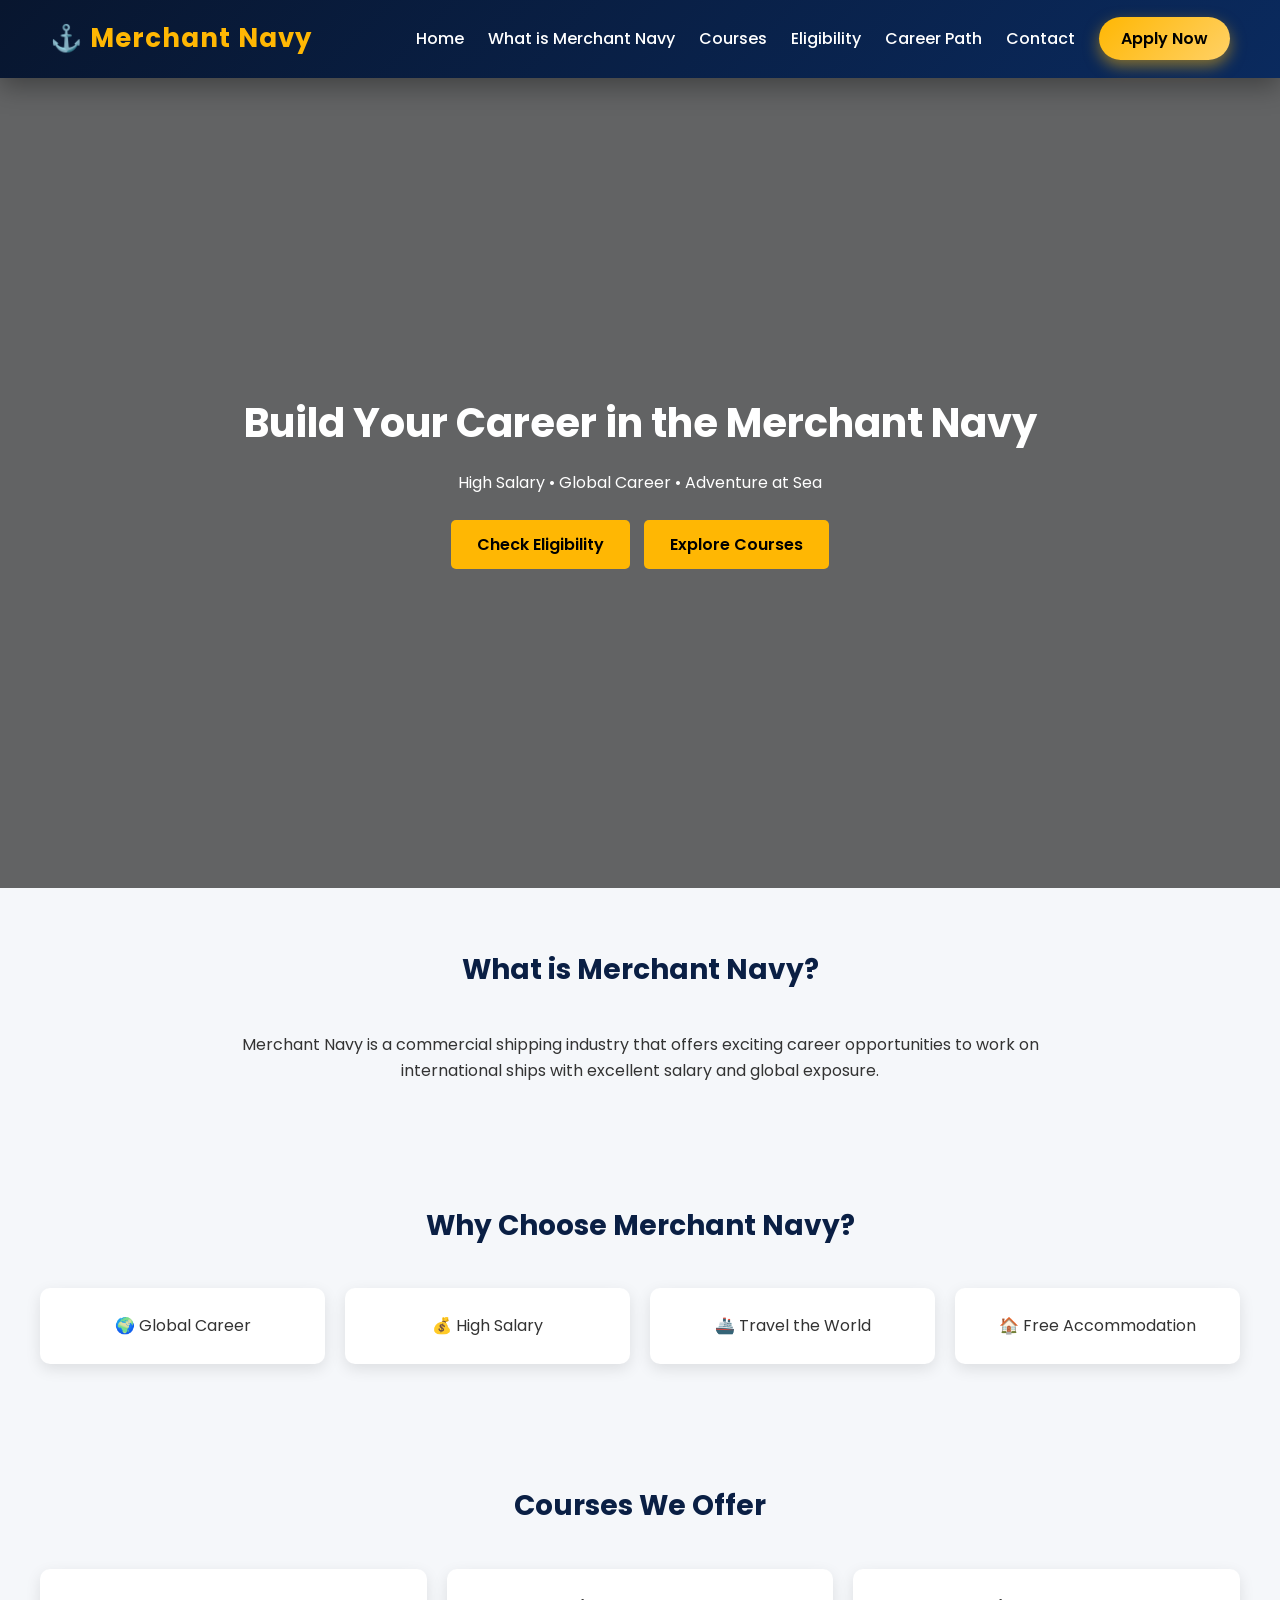
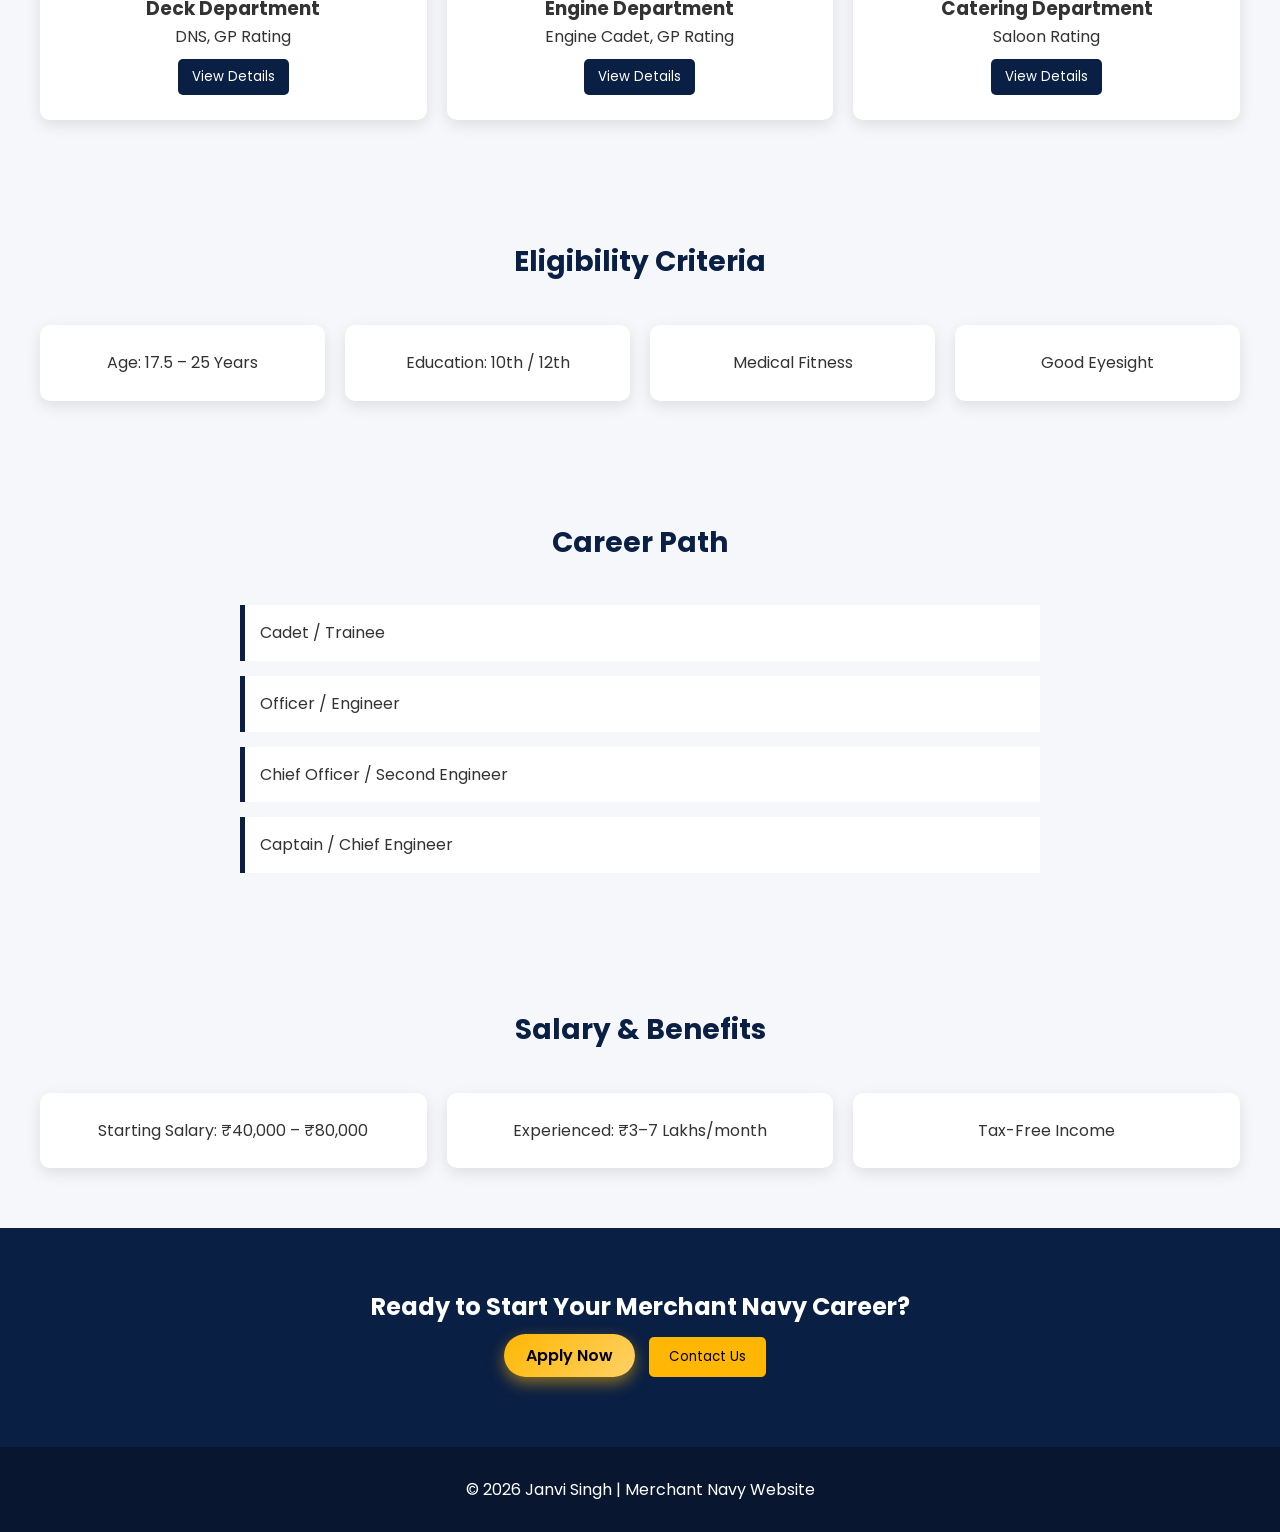
<file: index.html>
<!DOCTYPE html>
<html lang="en">
<head>
  <meta charset="UTF-8">
  <meta name="viewport" content="width=device-width, initial-scale=1.0">
  <title>Merchant Navy Career</title>

  <!-- CSS LINK -->
  <link rel="stylesheet" href="style.css">

  <!-- Google Font -->
  <link href="https://fonts.googleapis.com/css2?family=Poppins:wght@300;400;600&display=swap" rel="stylesheet">
</head>

<body>

<!-- HEADER -->
<header>
<h1>⚓ Merchant Navy</h1>
  <nav>
    <a href="index.html">Home</a>
    <a href="about.html">What is Merchant Navy</a>
    <a href="courses.html">Courses</a>
    <a href="eligibility.html">Eligibility</a>
    <a href="career.html">Career Path</a>
    <a href="contact.html">Contact</a>
    <a href="apply.html" class="apply-btn">Apply Now</a>
  </nav>
</header>

<!-- HERO -->
<section class="hero">
  <div class="hero-content">
    <h2>Build Your Career in the Merchant Navy</h2>
    <p>High Salary • Global Career • Adventure at Sea</p>
<button onclick="window.open('eligibility.html','_self')">
  Check Eligibility
</button>
    <a href="courses.html">
  <button>Explore Courses</button>
</a>
  </div>
</section>

<!-- WHAT IS MERCHANT NAVY -->
<section>
  <h2 class="section-title">What is Merchant Navy?</h2>
  <p class="center-text">
    Merchant Navy is a commercial shipping industry that offers exciting
    career opportunities to work on international ships with excellent salary
    and global exposure.
  </p>
</section>

<!-- WHY CHOOSE -->
<section>
  <h2 class="section-title">Why Choose Merchant Navy?</h2>
  <div class="cards">
    <div class="card">🌍 Global Career</div>
    <div class="card">💰 High Salary</div>
    <div class="card">🚢 Travel the World</div>
    <div class="card">🏠 Free Accommodation</div>
  </div>
</section>

<!-- COURSES -->
<section>
  <h2 class="section-title">Courses We Offer</h2>
  <div class="cards">

    <div class="card">
      <h3>Deck Department</h3>
      <p>DNS, GP Rating</p>
      <a href="course-details.html#deck">
        <button>View Details</button>
      </a>
    </div>

    <div class="card">
      <h3>Engine Department</h3>
      <p>Engine Cadet, GP Rating</p>
      <a href="course-details.html#engine">
        <button>View Details</button>
      </a>
    </div>

    <div class="card">
      <h3>Catering Department</h3>
      <p>Saloon Rating</p>
      <a href="course-details.html#catering">
        <button>View Details</button>
      </a>
    </div>

  </div>
</section>

<!-- ELIGIBILITY -->
<section>
  <h2 class="section-title">Eligibility Criteria</h2>
  <div class="cards">
    <div class="card">Age: 17.5 – 25 Years</div>
    <div class="card">Education: 10th / 12th</div>
    <div class="card">Medical Fitness</div>
    <div class="card">Good Eyesight</div>
  </div>
</section>

<!-- CAREER PATH -->
<section>
  <h2 class="section-title">Career Path</h2>
  <div class="timeline">
    <div>Cadet / Trainee</div>
    <div>Officer / Engineer</div>
    <div>Chief Officer / Second Engineer</div>
    <div>Captain / Chief Engineer</div>
  </div>
</section>

<!-- SALARY -->
<section>
  <h2 class="section-title">Salary & Benefits</h2>
  <div class="cards">
    <div class="card">Starting Salary: ₹40,000 – ₹80,000</div>
    <div class="card">Experienced: ₹3–7 Lakhs/month</div>
    <div class="card">Tax-Free Income</div>
  </div>
</section>

<!-- CTA -->
<section class="cta">
  <h2>Ready to Start Your Merchant Navy Career?</h2>
     <a href="apply.html" class="apply-btn">Apply Now</a>
  <a href="contact.html"><button>Contact Us</button></a>
</section>

<!-- FOOTER -->
<footer class="footer">
  <p>© 2026 Janvi Singh | Merchant Navy Website</p>

  
  </div>
</footer>

</body>
</html>
</file>
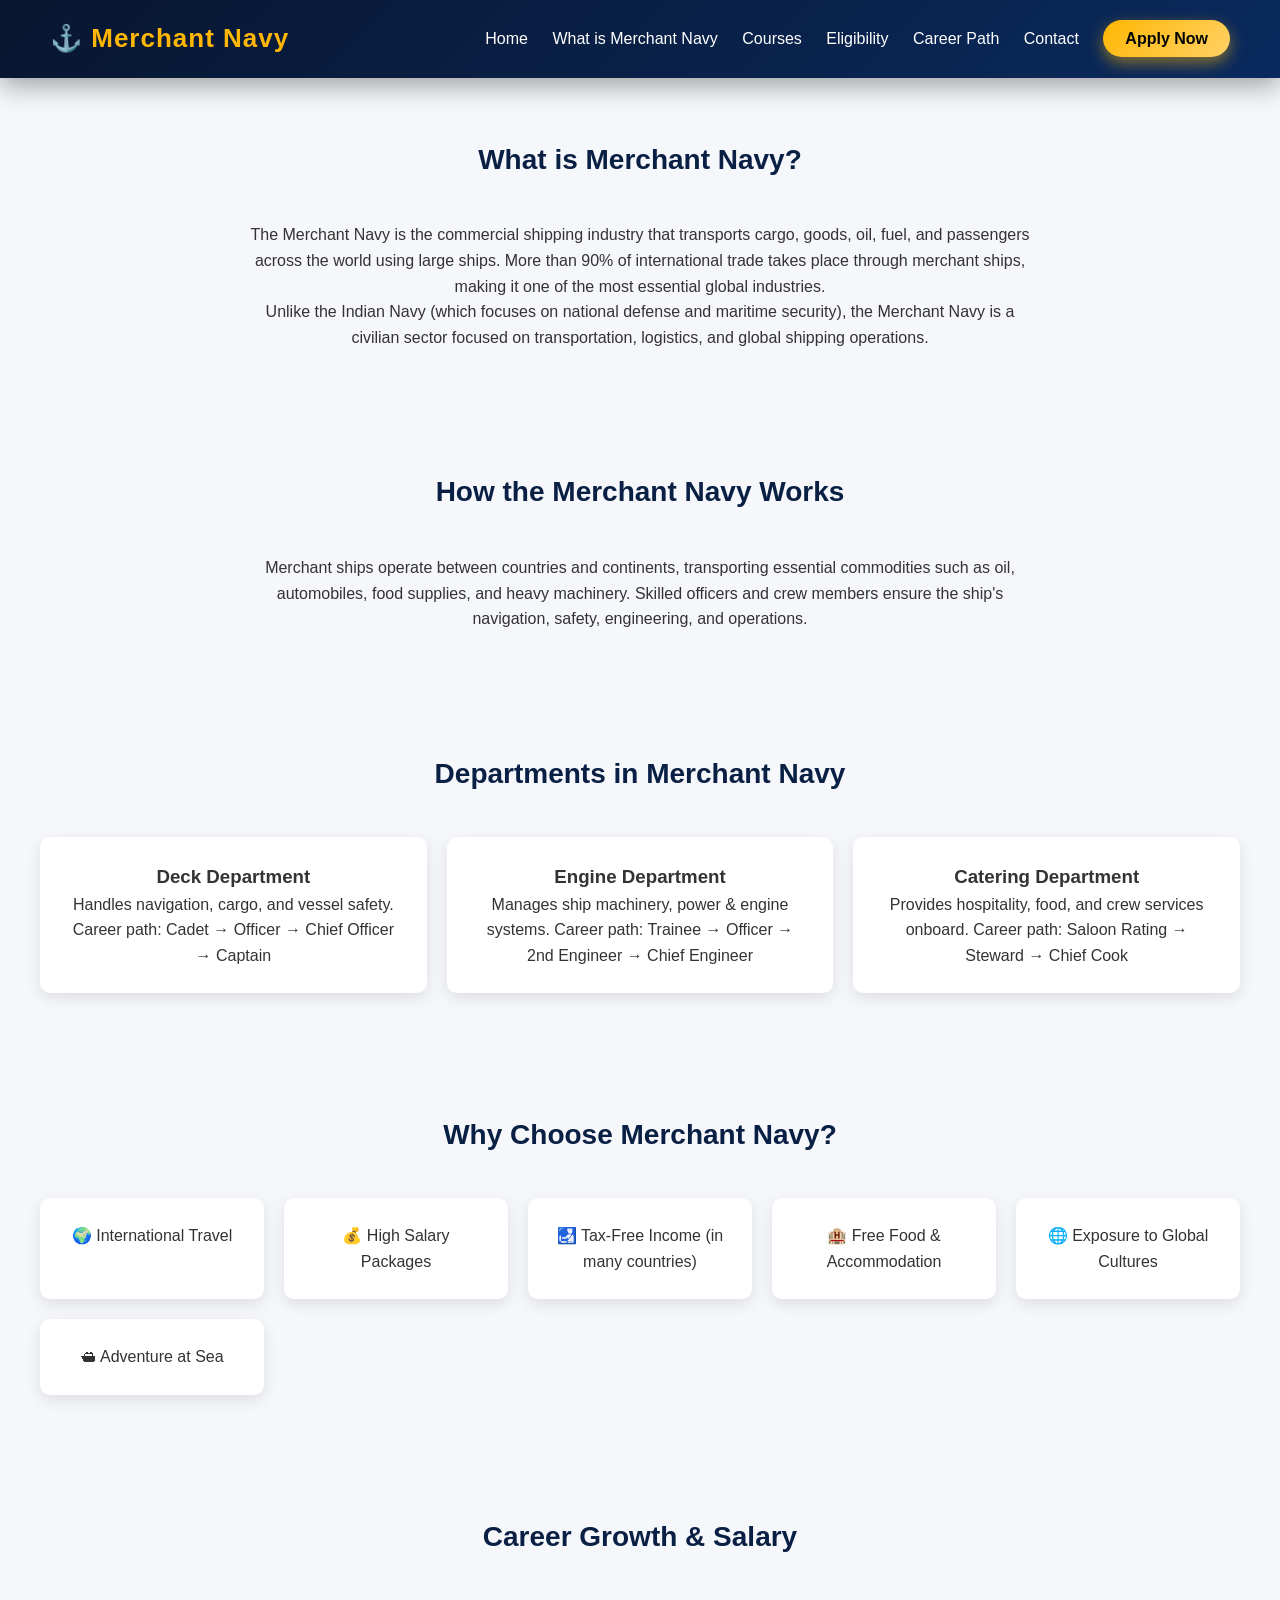
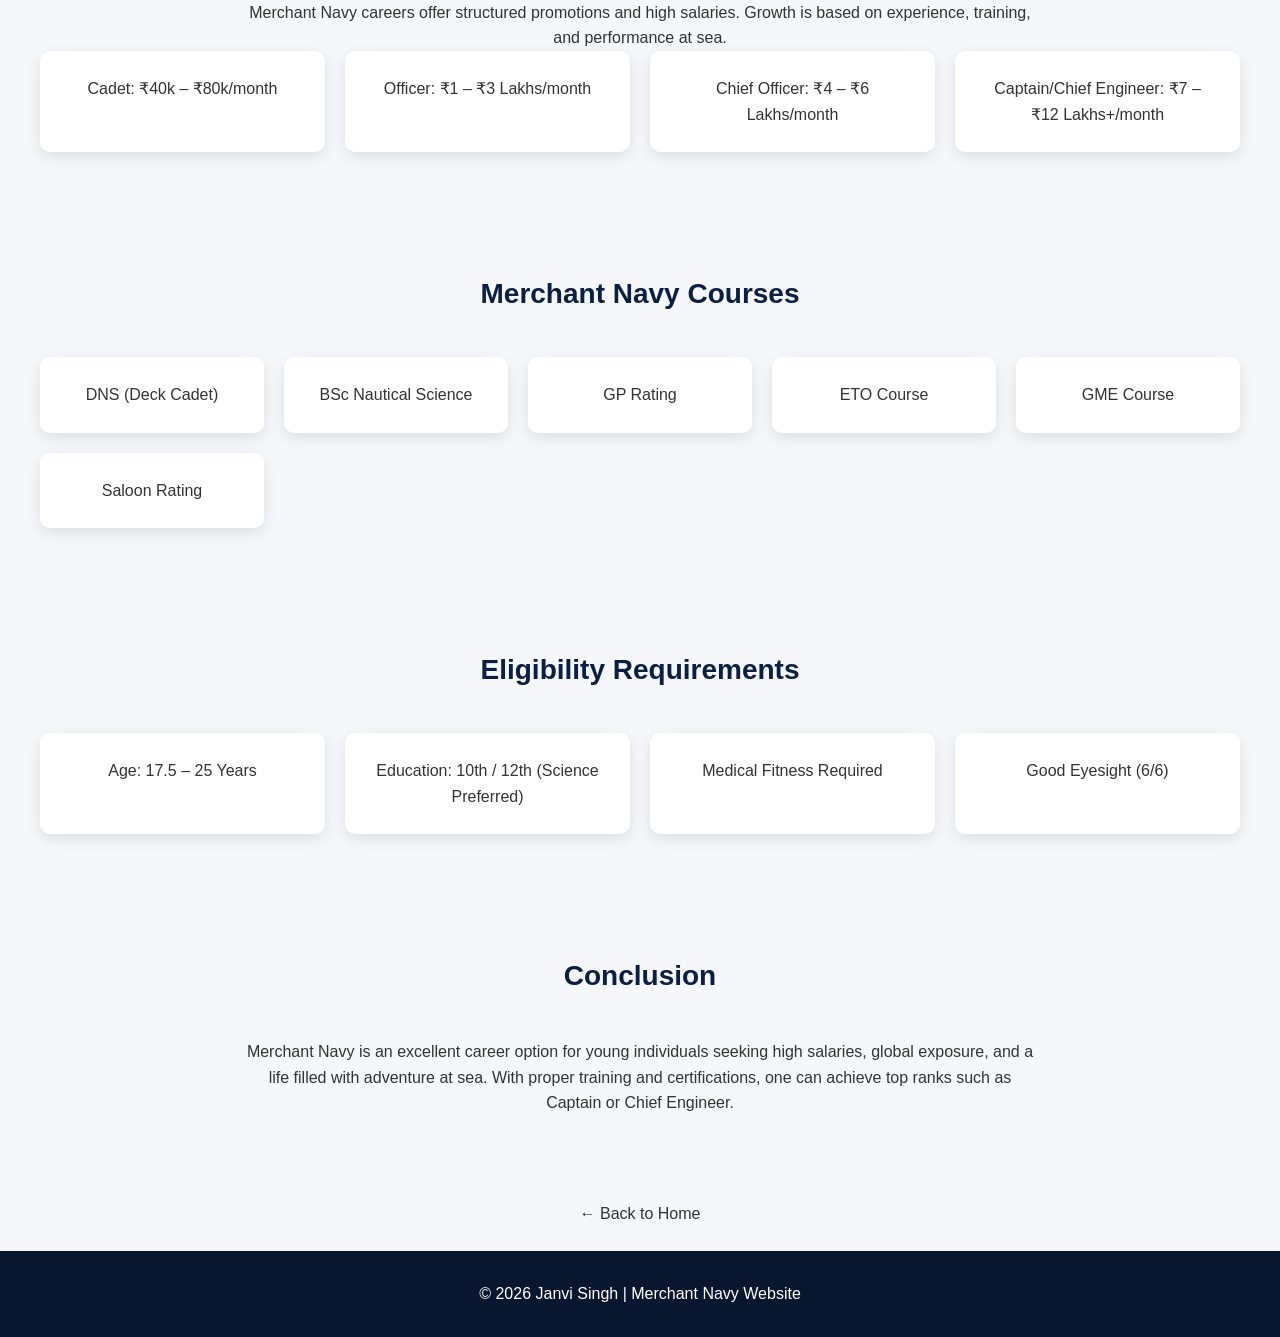
<file: about.html>
<!DOCTYPE html>
<html lang="en">
<head>
  <meta charset="UTF-8">
  <meta name="viewport" content="width=device-width, initial-scale=1.0">
  <title>What is Merchant Navy?</title>
  <link rel="stylesheet" href="style.css">
</head>

<body>

<!-- HEADER -->
<header>
  <h1>⚓ Merchant Navy</h1>
  <nav>
    <a href="index.html">Home</a>
    <a href="about.html">What is Merchant Navy</a>
    <a href="courses.html">Courses</a>
    <a href="eligibility.html">Eligibility</a>
    <a href="career.html">Career Path</a>
    <a href="contact.html">Contact</a>
    <a href="apply.html" class="apply-btn">Apply Now</a>
  </nav>
</header>

<!-- ABOUT SECTION -->
<section id="what-is-merchant-navy">
  <h2 class="section-title">What is Merchant Navy?</h2>
  <p class="center-text">
    The Merchant Navy is the commercial shipping industry that transports cargo, goods, oil, fuel,
    and passengers across the world using large ships. More than 90% of international trade takes place
    through merchant ships, making it one of the most essential global industries.
  </p>

  <p class="center-text">
    Unlike the Indian Navy (which focuses on national defense and maritime security), the Merchant Navy
    is a civilian sector focused on transportation, logistics, and global shipping operations.
  </p>
</section>

<section>
  <h2 class="section-title">How the Merchant Navy Works</h2>
  <p class="center-text">
    Merchant ships operate between countries and continents, transporting essential commodities such as oil,
    automobiles, food supplies, and heavy machinery. Skilled officers and crew members ensure the ship's
    navigation, safety, engineering, and operations.
  </p>
</section>

<section>
  <h2 class="section-title">Departments in Merchant Navy</h2>
  <div class="cards">
    <div class="card">
      <h3>Deck Department</h3>
      <p>Handles navigation, cargo, and vessel safety. Career path: Cadet → Officer → Chief Officer → Captain</p>
    </div>

    <div class="card">
      <h3>Engine Department</h3>
      <p>Manages ship machinery, power & engine systems. Career path: Trainee → Officer → 2nd Engineer → Chief Engineer</p>
    </div>

    <div class="card">
      <h3>Catering Department</h3>
      <p>Provides hospitality, food, and crew services onboard. Career path: Saloon Rating → Steward → Chief Cook</p>
    </div>
  </div>
</section>

<section>
  <h2 class="section-title">Why Choose Merchant Navy?</h2>
  <div class="cards">
    <div class="card">🌍 International Travel</div>
    <div class="card">💰 High Salary Packages</div>
    <div class="card">🛃 Tax-Free Income (in many countries)</div>
    <div class="card">🏨 Free Food & Accommodation</div>
    <div class="card">🌐 Exposure to Global Cultures</div>
    <div class="card">🛳 Adventure at Sea</div>
  </div>
</section>

<section>
  <h2 class="section-title">Career Growth & Salary</h2>
  <p class="center-text">
    Merchant Navy careers offer structured promotions and high salaries. Growth is based on experience,
    training, and performance at sea.
  </p>
  <div class="cards">
    <div class="card">Cadet: ₹40k – ₹80k/month</div>
    <div class="card">Officer: ₹1 – ₹3 Lakhs/month</div>
    <div class="card">Chief Officer: ₹4 – ₹6 Lakhs/month</div>
    <div class="card">Captain/Chief Engineer: ₹7 – ₹12 Lakhs+/month</div>
  </div>
</section>

<section>
  <h2 class="section-title">Merchant Navy Courses</h2>
  <div class="cards">
    <div class="card">DNS (Deck Cadet)</div>
    <div class="card">BSc Nautical Science</div>
    <div class="card">GP Rating</div>
    <div class="card">ETO Course</div>
    <div class="card">GME Course</div>
    <div class="card">Saloon Rating</div>
  </div>
</section>

<section>
  <h2 class="section-title">Eligibility Requirements</h2>
  <div class="cards">
    <div class="card">Age: 17.5 – 25 Years</div>
    <div class="card">Education: 10th / 12th (Science Preferred)</div>
    <div class="card">Medical Fitness Required</div>
    <div class="card">Good Eyesight (6/6)</div>
  </div>
</section>

<section>
  <h2 class="section-title">Conclusion</h2>
  <p class="center-text">
    Merchant Navy is an excellent career option for young individuals seeking high salaries, global exposure,
    and a life filled with adventure at sea. With proper training and certifications, one can achieve top ranks
    such as Captain or Chief Engineer.
  </p>
</section>

<a href="index.html" style="display:block;text-align:center;margin:25px 0;">← Back to Home</a>

<footer class="footer">
  <p>© 2026 Janvi Singh | Merchant Navy Website</p>
</footer>

</body>
</html>
</file>
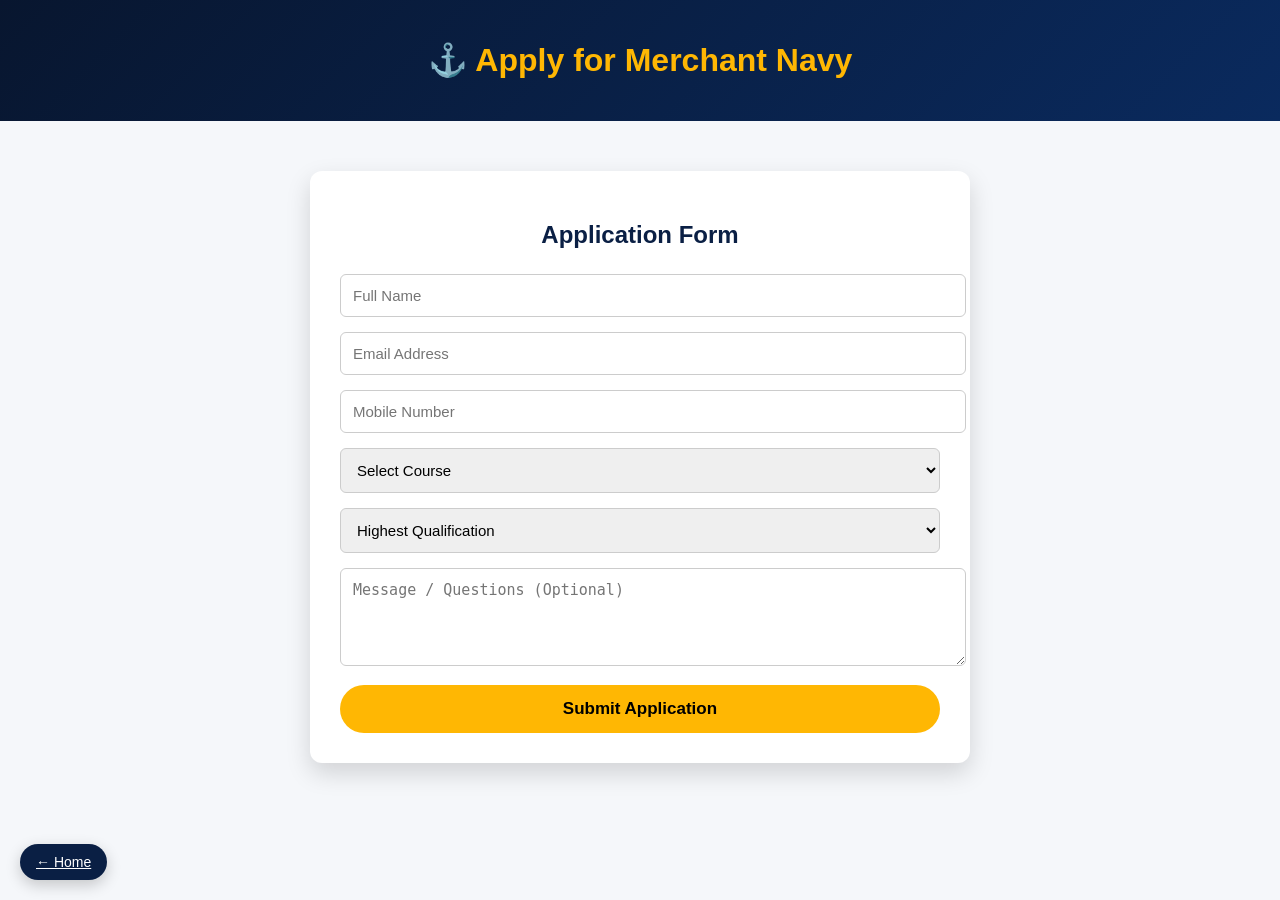
<file: apply.html>
<!DOCTYPE html>
<html lang="en">
<head>
<meta charset="UTF-8">
<meta name="viewport" content="width=device-width, initial-scale=1.0">
<title>Apply Now | Merchant Navy</title>

<style>
body {
  margin: 0;
  font-family: Poppins, sans-serif;
  background: #f5f7fa;
}

header {
  background: linear-gradient(135deg, #08162f, #0a2a5e);
  padding: 20px;
  color: #ffb703;
  text-align: center;
}

form {
  background: white;
  max-width: 600px;
  margin: 50px auto;
  padding: 30px;
  border-radius: 12px;
  box-shadow: 0 10px 25px rgba(0,0,0,0.15);
}

h2 {
  text-align: center;
  color: #0a1f44;
  margin-bottom: 25px;
}

input, select, textarea {
  width: 100%;
  padding: 12px;
  margin-bottom: 15px;
  border-radius: 6px;
  border: 1px solid #ccc;
  font-size: 15px;
}

button {
  width: 100%;
  padding: 14px;
  background: #ffb703;
  border: none;
  font-size: 17px;
  font-weight: 600;
  border-radius: 30px;
  cursor: pointer;
}

button:hover {
  background: #e6a700;
}

.back-btn {
  display: block;
  text-align: center;
  margin-top: 15px;
  color: #0a1f44;
  font-weight: 600;
  text-decoration: none;
}
.floating-back {
  position: fixed;
  bottom: 20px;
  left: 20px;
  background: #0a1f44;
  color: white;
  padding: 10px 16px;
  border-radius: 50px;
  font-size: 14px;
  box-shadow: 0 5px 15px rgba(0,0,0,0.2);
}
</style>
</head>

<body>

<header>
  <h1>⚓ Apply for Merchant Navy</h1>
</header>

<form action="https://formspree.io/f/xjggbyez" method="POST">
  <h2>Application Form</h2>
  <a href="index.html" class="floating-back">← Home</a>

  <input type="text" name="name" placeholder="Full Name" required>
  <input type="email" name="email" placeholder="Email Address" required>
  <input type="tel" name="phone" placeholder="Mobile Number" required>
  <select name="course" required>
    <option value="">Select Course</option>
    <option>Deck Department</option>
    <option>Engine Department</option>
    <option>Catering Department</option>
  </select>
  <select name="qualification" required>
    <option value="">Highest Qualification</option>
    <option>10th Pass</option>
    <option>12th Pass</option>
    <option>Diploma</option>
    <option>Graduate</option>
  </select>
  <textarea name="message" rows="4" placeholder="Message / Questions (Optional)"></textarea>

  <!-- REQUIRED HIDDEN FIELDS -->
  <input type="hidden" name="_subject" value="New Merchant Navy Application">
  <input type="hidden" name="_captcha" value="false">
  <input type="hidden" name="_next" value="thankyou.html">
  <input type="hidden" name="_replyto" value="email">
  <input type="hidden" name="_autoresponse" value="Thank you for applying! We will contact you soon.">

  <button type="submit">Submit Application</button>
</form>

</body>
</html>
</file>
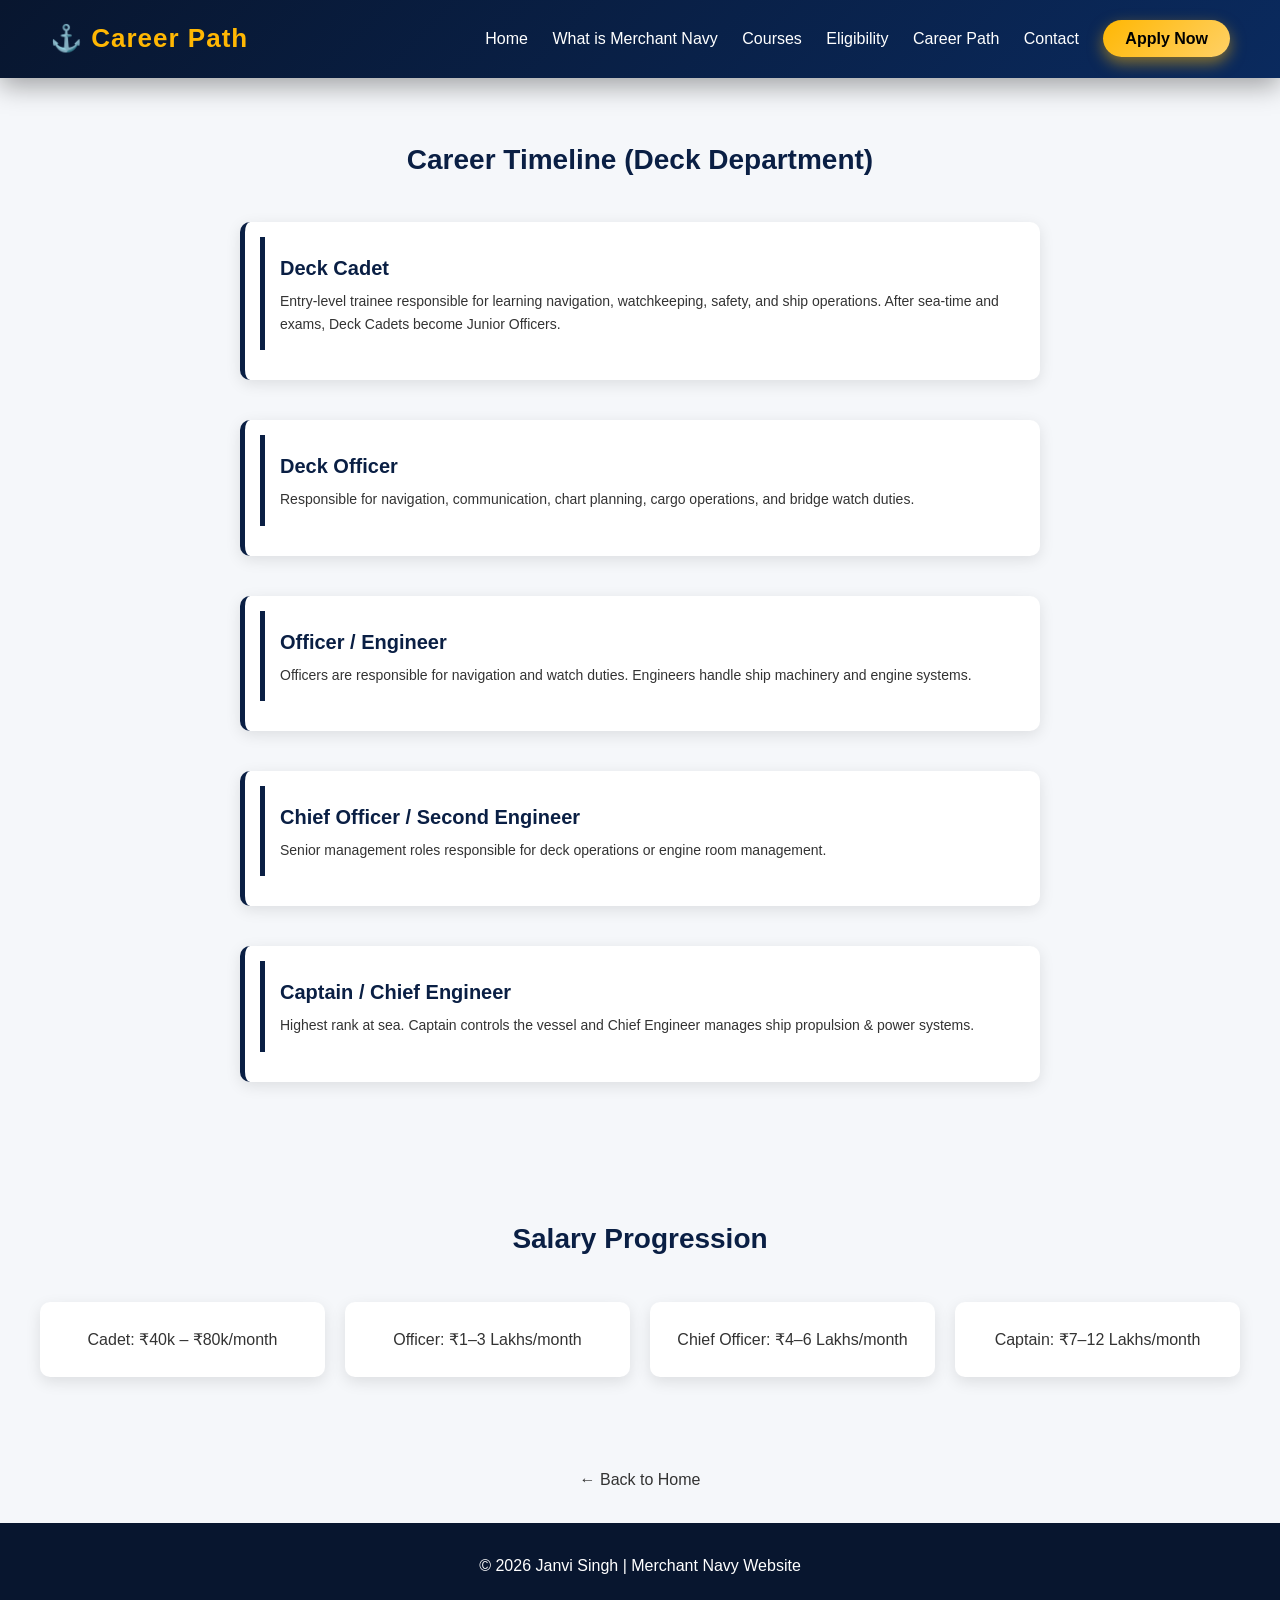
<file: career.html>
<!DOCTYPE html>
<html lang="en">
<head>
  <meta charset="UTF-8">
  <meta name="viewport" content="width=device-width, initial-scale=1.0">
  <title>Career Path - Merchant Navy</title>
  <link rel="stylesheet" href="style.css">
</head>

<body>

<header>
  <h1>⚓ Career Path</h1>
  <nav>
    <a href="index.html">Home</a>
    <a href="about.html">What is Merchant Navy</a>
    <a href="courses.html">Courses</a>
    <a href="eligibility.html">Eligibility</a>
    <a href="career.html">Career Path</a>
    <a href="contact.html">Contact</a>
    <a href="apply.html" class="apply-btn">Apply Now</a>
  </nav>
</header>

<section>
  <h2 class="section-title">Career Timeline (Deck Department)</h2>

  <div class="timeline">

    <!-- Deck Cadet -->
    <div class="timeline-item">
<div class="timeline-content">
        <h3>Deck Cadet</h3>
        <p>
          Entry-level trainee responsible for learning navigation, watchkeeping, safety, and ship operations.
          After sea-time and exams, Deck Cadets become Junior Officers.
        </p>
      </div>
    </div>

    <!-- Deck Officer -->
    <div class="timeline-item">
      <div class="timeline-content">
        <h3>Deck Officer</h3>
        <p>
          Responsible for navigation, communication, chart planning, cargo operations, and bridge watch duties.
        </p>
      </div>
    </div>

    <!-- Chief Officer -->
    <div class="timeline-item">
      <div class="timeline-content">
        <h3>Officer / Engineer</h3>
        <p>
          Officers are responsible for navigation and watch duties. Engineers handle ship machinery and engine systems.
        </p>
      </div>
    </div>

    <div class="timeline-item">
      <div class="timeline-content">
        <h3>Chief Officer / Second Engineer</h3>
        <p>
          Senior management roles responsible for deck operations or engine room management.
        </p>
      </div>
    </div>

    <div class="timeline-item">
      <div class="timeline-content">
        <h3>Captain / Chief Engineer</h3>
        <p>
          Highest rank at sea. Captain controls the vessel and Chief Engineer manages ship propulsion & power systems.
        </p>
      </div>
    </div>

  </div>
</section>

<section>
  <h2 class="section-title">Salary Progression</h2>
  <div class="cards">
    <div class="card">Cadet: ₹40k – ₹80k/month</div>
    <div class="card">Officer: ₹1–3 Lakhs/month</div>
    <div class="card">Chief Officer: ₹4–6 Lakhs/month</div>
    <div class="card">Captain: ₹7–12 Lakhs/month</div>
  </div>
</section>

<a href="index.html" style="display:block;text-align:center;margin:30px 0;">← Back to Home</a>

<footer class="footer">
  <p>© 2026  Janvi Singh | Merchant Navy Website</p>
</footer>

</body>
<style>
/* ---- TIMELINE ---- */
.course-img {
  width: 90%;
  height: 120px;
  object-fit: cover;
  border-radius: 8px;
  margin: 0 auto 10px auto;
  display: block;
}
.timeline {
  display: flex;
  flex-direction: column;
  gap: 25px;
  max-width: 800px;
  margin: 0 auto;
}

.timeline-item {
  display: flex;
  gap: 20px;
  padding: 20px;
  background: white;
  border-radius: 10px;
  box-shadow: 0 4px 15px rgba(0,0,0,0.1);
  align-items: center;
}


.timeline-content h3 {
  margin-bottom: 6px;
  font-size: 20px;
  color: #0a1f44;
  font-weight: 600;
}

.timeline-content p {
  color: #333;
  font-size: 14px;
}

/* ---- MOBILE RESPONSIVE ---- */
@media (max-width: 768px) {
  .course-img {
    width: 100%;
    height: 140px;
  }
}
</style>
</html>
</file>
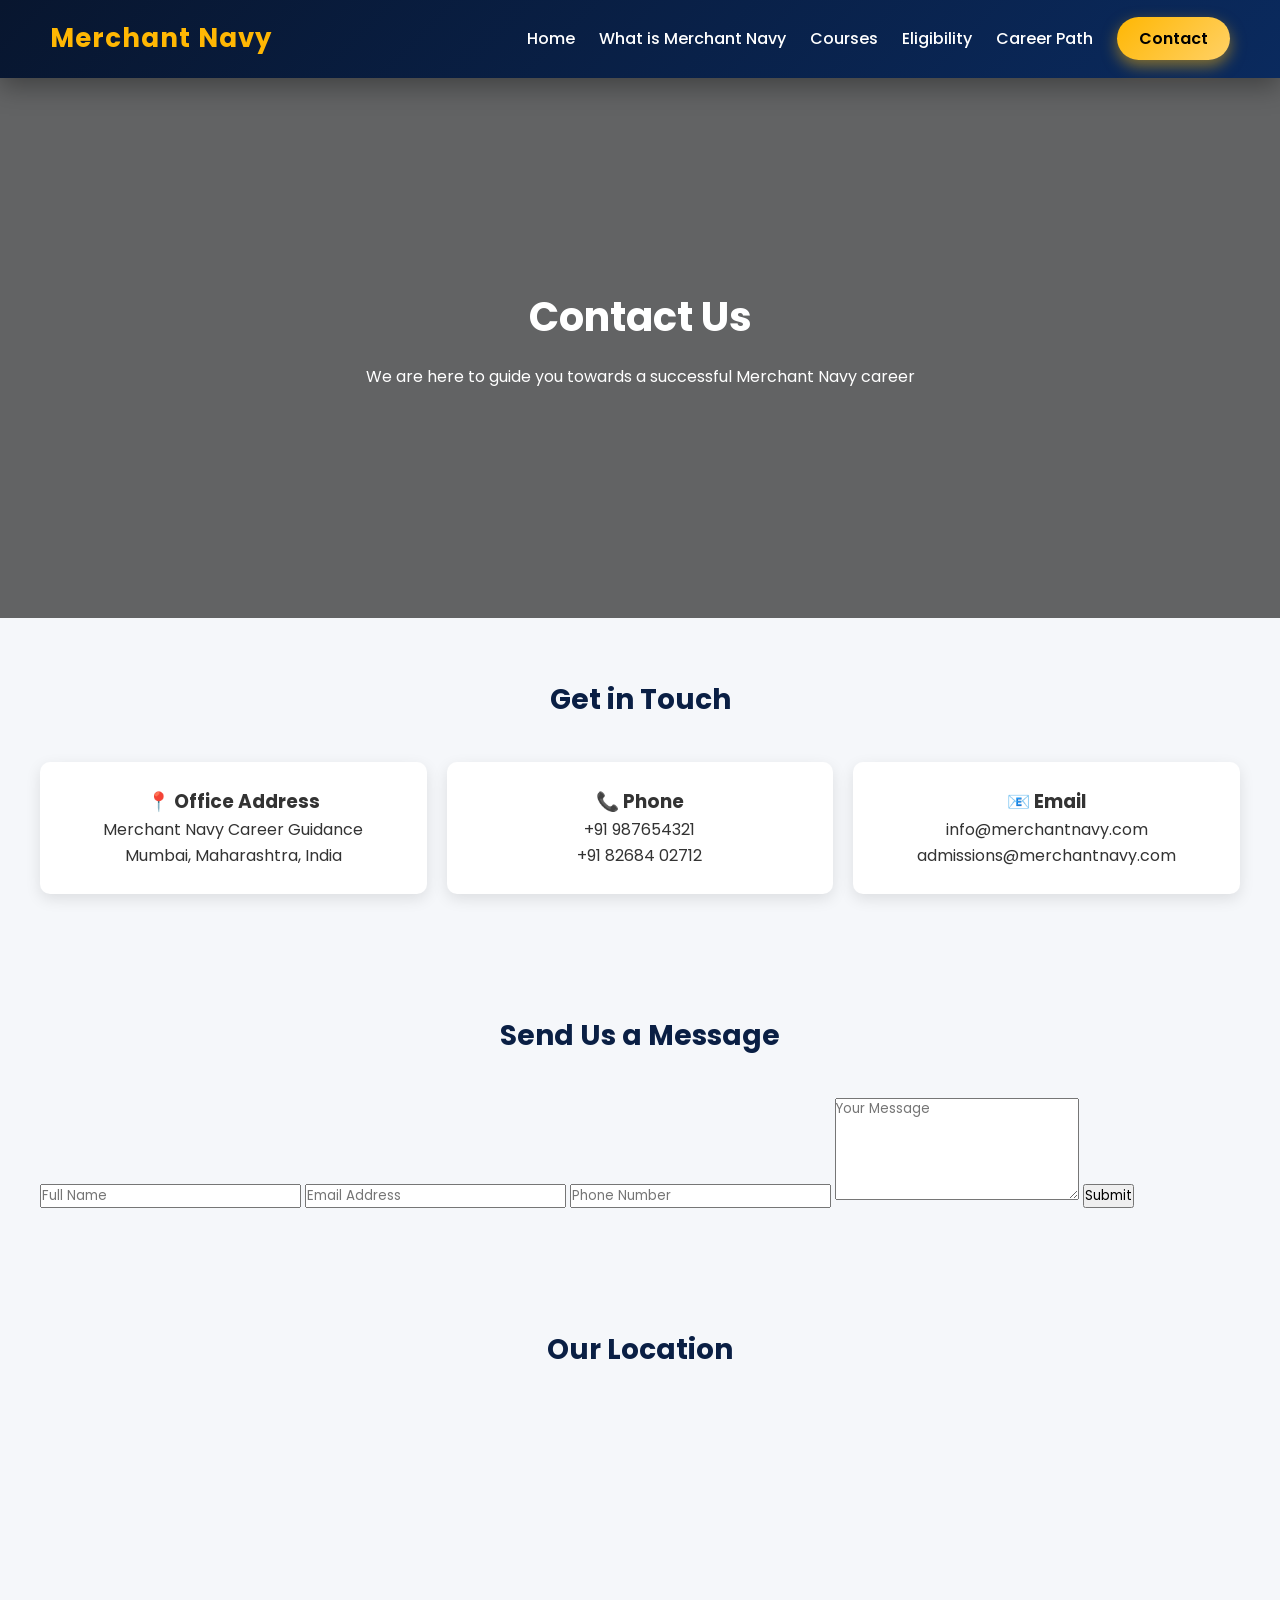
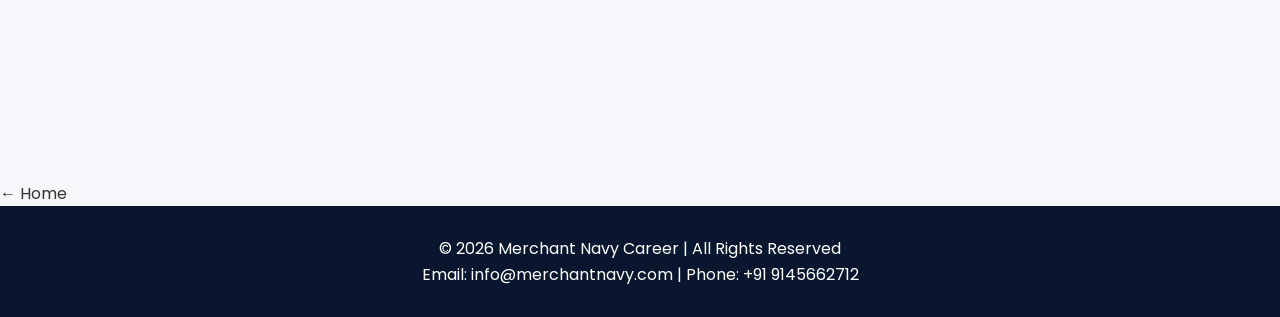
<file: contact.html>
<!DOCTYPE html>
<html lang="en">
<head>
  <meta charset="UTF-8">
  <title>Contact Us | Merchant Navy Career</title>
  <meta name="viewport" content="width=device-width, initial-scale=1.0">

  <link rel="stylesheet" href="style.css">
  <link href="https://fonts.googleapis.com/css2?family=Poppins:wght@300;400;600&display=swap" rel="stylesheet">
</head>

<body>

<!-- HEADER -->
<header>
  <h1>Merchant Navy</h1>
  <nav>
    <a href="index.html">Home</a>
    <a href="about.html">What is Merchant Navy</a>
    <a href="courses.html">Courses</a>
    <a href="eligibility.html">Eligibility</a>
    <a href="career.html">Career Path</a>
    <a href="contact.html" class="apply-btn">Contact</a>
  </nav>
</header>

<!-- HERO -->
<section class="hero" style="height: 60vh;">
  <div class="hero-content">
    <h2>Contact Us</h2>
    <p>We are here to guide you towards a successful Merchant Navy career</p>
  </div>
</section>

<!-- CONTACT SECTION -->
<section>
  <h2 class="section-title">Get in Touch</h2>

  <div class="cards">
    <!-- Contact Info -->
    <div class="card">
      <h3>📍 Office Address</h3>
      <p>
        Merchant Navy Career Guidance<br>
        Mumbai, Maharashtra, India
      </p>
    </div>

    <div class="card">
      <h3>📞 Phone</h3>
      <p>
        +91 987654321<br>
        +91 82684 02712
      </p>
    </div>

    <div class="card">
      <h3>📧 Email</h3>
      <p>
        info@merchantnavy.com<br>
        admissions@merchantnavy.com
      </p>
    </div>
  </div>
</section>

<!-- CONTACT FORM -->
<section>
  <h2 class="section-title">Send Us a Message</h2>
<form action="https://formspree.io/f/xjggbyez" method="POST" class="contact-form">

  <input type="text" name="name" placeholder="Full Name" required>

  <input type="email" name="_replyto" placeholder="Email Address" required>

  <input type="tel" name="phone" placeholder="Phone Number" required>

  <textarea name="message" placeholder="Your Message" rows="5" required></textarea>

  <button type="submit">Submit</button>
</form>
</section>

<!-- MAP -->
<section>
  <h2 class="section-title">Our Location</h2>
  <iframe 
    src="https://maps.google.com/maps?q=Mumbai&t=&z=13&ie=UTF8&iwloc=&output=embed"
    width="100%" 
    height="300" 
    style="border:0;"
    allowfullscreen=""
    loading="lazy">
  </iframe>
</section>

<!-- FOOTER -->
<a href="index.html" class="floating-back">← Home</a>
<footer>
  <p>© 2026 Merchant Navy Career | All Rights Reserved</p>
  <p>Email: info@merchantnavy.com | Phone: +91  9145662712 </p>
</footer>

</body>
</html>
</file>
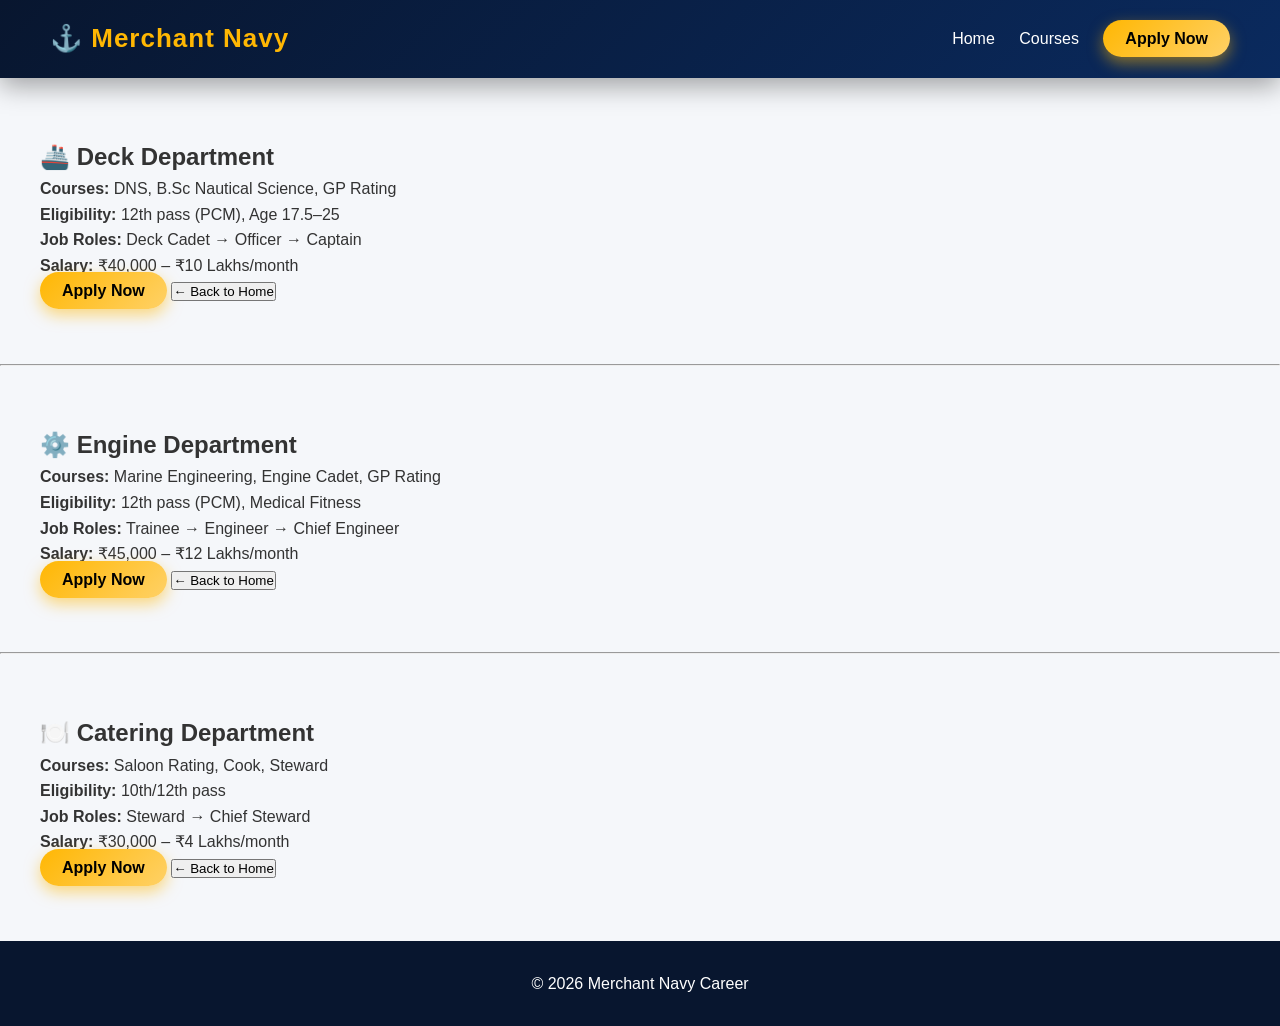
<file: course-details.html>
<!DOCTYPE html>
<html lang="en">
<head>
<meta charset="UTF-8">
<meta name="viewport" content="width=device-width, initial-scale=1.0">
<title>Course Details - Merchant Navy</title>
<link rel="stylesheet" href="style.css">
</head>

<body>

<header>
  <h1>⚓ Merchant Navy</h1>
  <nav>
    <a href="index.html">Home</a>
    <a href="courses.html">Courses</a>
    <a href="apply.html" class="apply-btn">Apply Now</a>
  </nav>
</header>

<section class="course-details" id="deck">
  <h2>🚢 Deck Department</h2>
  <p><strong>Courses:</strong> DNS, B.Sc Nautical Science, GP Rating</p>
  <p><strong>Eligibility:</strong> 12th pass (PCM), Age 17.5–25</p>
  <p><strong>Job Roles:</strong> Deck Cadet → Officer → Captain</p>
  <p><strong>Salary:</strong> ₹40,000 – ₹10 Lakhs/month</p>

  <a href="apply.html" class="apply-btn">Apply Now</a>
  <a href="index.html"><button>← Back to Home</button></a>
</section>

<hr>

<section class="course-details" id="engine">
  <h2>⚙️ Engine Department</h2>
  <p><strong>Courses:</strong> Marine Engineering, Engine Cadet, GP Rating</p>
  <p><strong>Eligibility:</strong> 12th pass (PCM), Medical Fitness</p>
  <p><strong>Job Roles:</strong> Trainee → Engineer → Chief Engineer</p>
  <p><strong>Salary:</strong> ₹45,000 – ₹12 Lakhs/month</p>

  <a href="apply.html" class="apply-btn">Apply Now</a>
  <a href="index.html"><button>← Back to Home</button></a>
</section>

<hr>

<section class="course-details" id="catering">
  <h2>🍽️ Catering Department</h2>
  <p><strong>Courses:</strong> Saloon Rating, Cook, Steward</p>
  <p><strong>Eligibility:</strong> 10th/12th pass</p>
  <p><strong>Job Roles:</strong> Steward → Chief Steward</p>
  <p><strong>Salary:</strong> ₹30,000 – ₹4 Lakhs/month</p>

  <a href="apply.html" class="apply-btn">Apply Now</a>
  <a href="index.html"><button>← Back to Home</button></a>
</section>

<footer>
  <p>© 2026 Merchant Navy Career</p>
</footer>

</body>
</html>
</file>
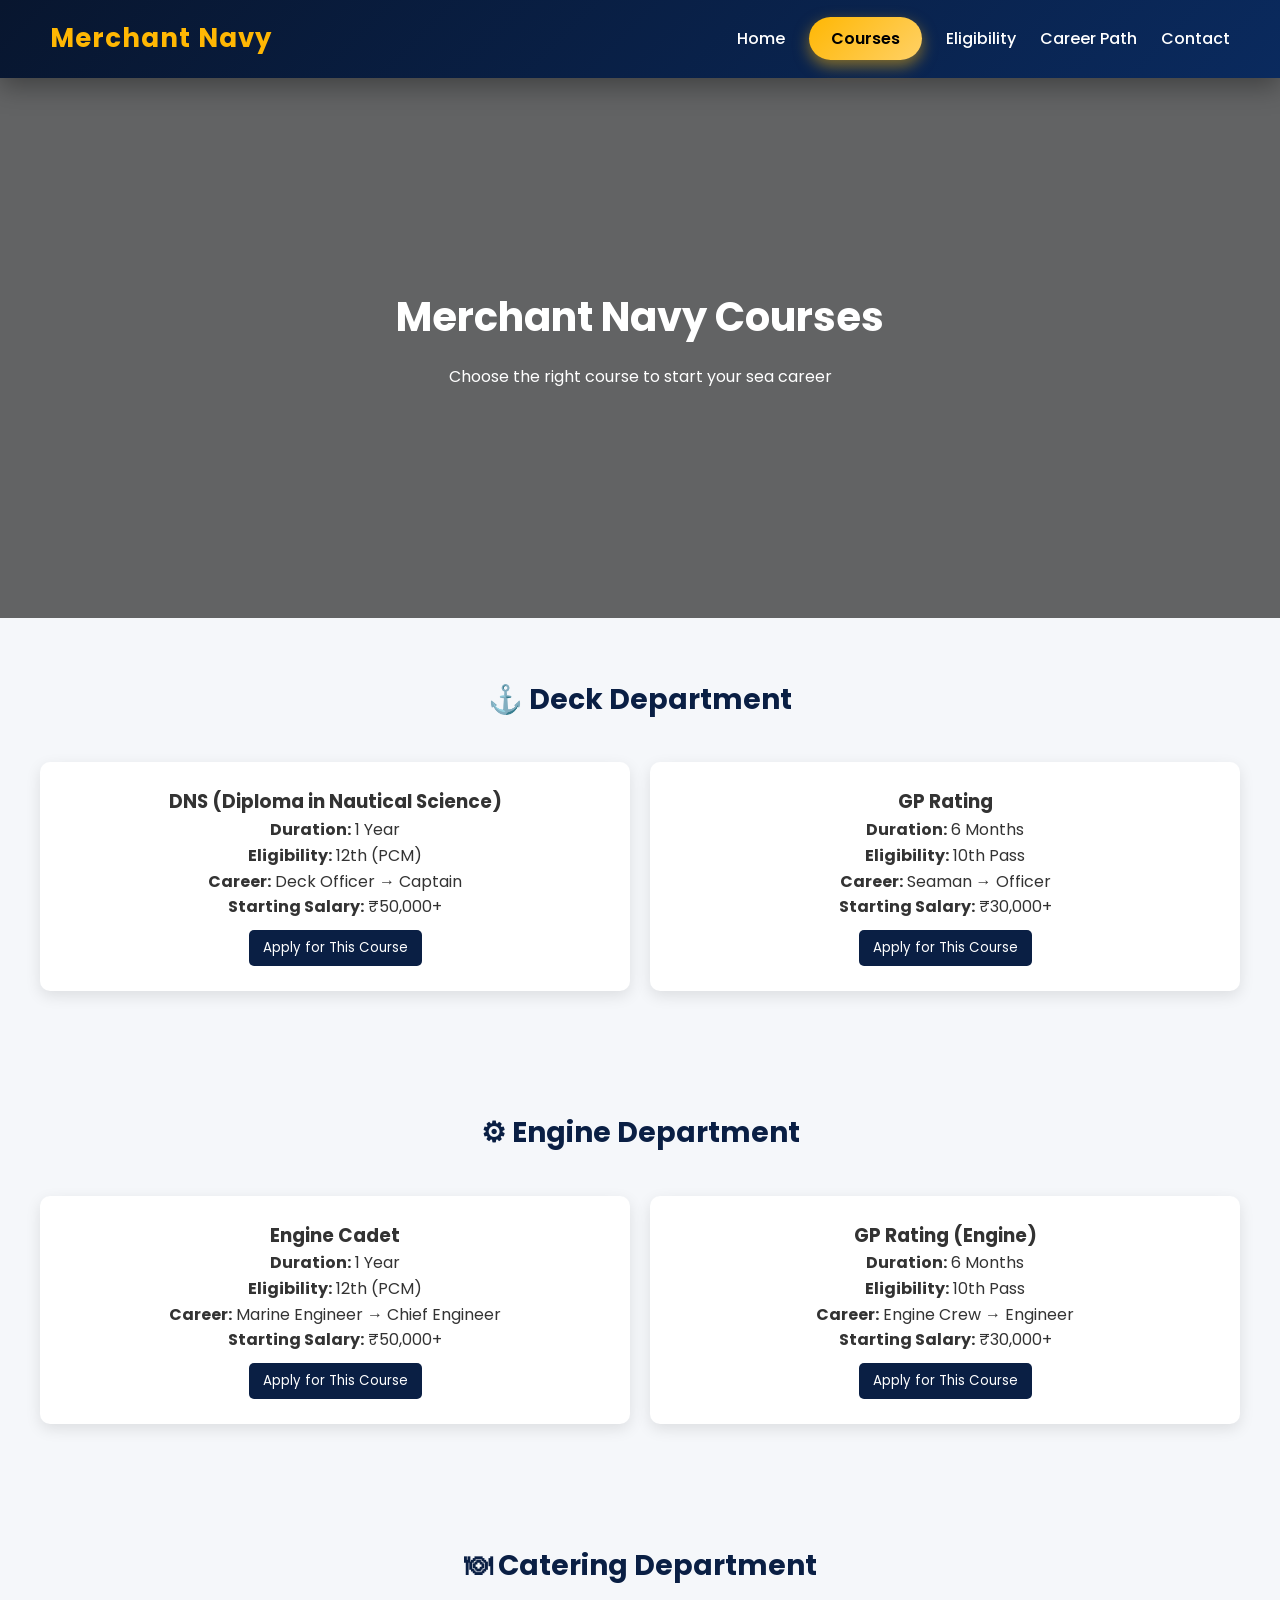
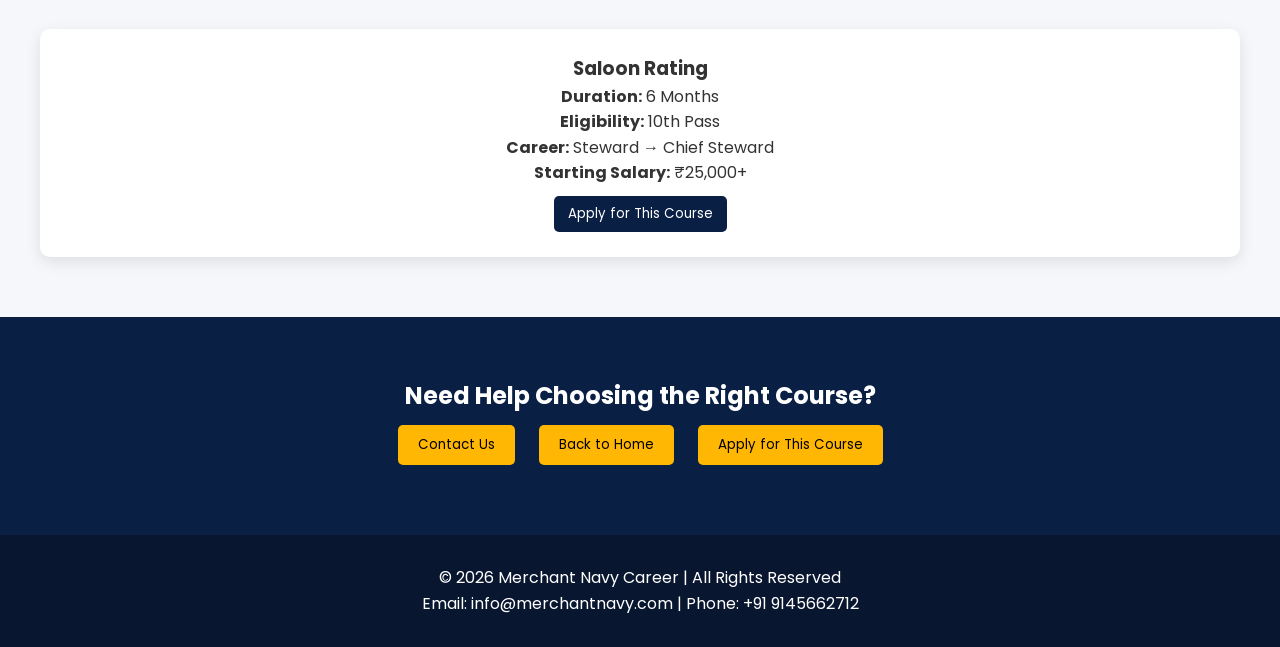
<file: courses.html>
<!DOCTYPE html>
<html lang="en">
<head>
  <meta charset="UTF-8">
  <title>Courses | Merchant Navy Career</title>
  <meta name="viewport" content="width=device-width, initial-scale=1.0">

  <link rel="stylesheet" href="style.css">
  <link href="https://fonts.googleapis.com/css2?family=Poppins:wght@300;400;600&display=swap" rel="stylesheet">
</head>

<body>

<!-- HEADER -->
<header>
  <h1>Merchant Navy</h1>
  <nav>
    <a href="index.html">Home</a>
    <a href="courses.html" class="apply-btn">Courses</a>
    <a href="eligibility.html">Eligibility</a>
    <a href="career.html">Career Path</a>
    <a href="contact.html">Contact</a>
  </nav>
</header>

<!-- HERO -->
<section class="hero" style="height:60vh;">
  <div class="hero-content">
    <h2>Merchant Navy Courses</h2>
    <p>Choose the right course to start your sea career</p>
  </div>
</section>

<!-- DECK DEPARTMENT -->
<section>
  <h2 class="section-title">⚓ Deck Department</h2>
  <div class="cards">

    <div class="card">
      <h3>DNS (Diploma in Nautical Science)</h3>
      <p>
        <strong>Duration:</strong> 1 Year<br>
        <strong>Eligibility:</strong> 12th (PCM)<br>
        <strong>Career:</strong> Deck Officer → Captain<br>
        <strong>Starting Salary:</strong> ₹50,000+
      </p>
      <a href="contact.html">
  <button>Apply for This Course</button>
</a>
    </div>

    <div class="card">
      <h3>GP Rating</h3>
      <p>
        <strong>Duration:</strong> 6 Months<br>
        <strong>Eligibility:</strong> 10th Pass<br>
        <strong>Career:</strong> Seaman → Officer<br>
        <strong>Starting Salary:</strong> ₹30,000+
      </p>
      <a href="contact.html">
  <button>Apply for This Course</button>
</a>
    </div>

  </div>
</section>

<!-- ENGINE DEPARTMENT -->
<section>
  <h2 class="section-title">⚙ Engine Department</h2>
  <div class="cards">

    <div class="card">
      <h3>Engine Cadet</h3>
      <p>
        <strong>Duration:</strong> 1 Year<br>
        <strong>Eligibility:</strong> 12th (PCM)<br>
        <strong>Career:</strong> Marine Engineer → Chief Engineer<br>
        <strong>Starting Salary:</strong> ₹50,000+
      </p>
      <a href="contact.html">
  <button>Apply for This Course</button>
</a>
    </div>

    <div class="card">
      <h3>GP Rating (Engine)</h3>
      <p>
        <strong>Duration:</strong> 6 Months<br>
        <strong>Eligibility:</strong> 10th Pass<br>
        <strong>Career:</strong> Engine Crew → Engineer<br>
        <strong>Starting Salary:</strong> ₹30,000+
      </p>
      <a href="contact.html">
  <button>Apply for This Course</button>
</a>
    </div>

  </div>
</section>

<!-- CATERING DEPARTMENT -->
<section>
  <h2 class="section-title">🍽 Catering Department</h2>
  <div class="cards">

    <div class="card">
      <h3>Saloon Rating</h3>
      <p>
        <strong>Duration:</strong> 6 Months<br>
        <strong>Eligibility:</strong> 10th Pass<br>
        <strong>Career:</strong> Steward → Chief Steward<br>
        <strong>Starting Salary:</strong> ₹25,000+
      </p>
      <a href="contact.html">
  <button>Apply for This Course</button>
</a>
    </div>

  </div>
</section>

<!-- APPLY CTA -->
<section class="cta">
  <h2>Need Help Choosing the Right Course?</h2>
  <a href="contact.html"><button>Contact Us</button></a>
  <a href="index.html"><button>Back to Home</button></a>
  <a href="contact.html">
  <button>Apply for This Course</button>
</a>
</section>

<!-- FOOTER -->
<footer>
  <p>© 2026 Merchant Navy Career | All Rights Reserved</p>
  <p>Email: info@merchantnavy.com | Phone: +91 9145662712</p>
</footer>

</body>
</html>
</file>
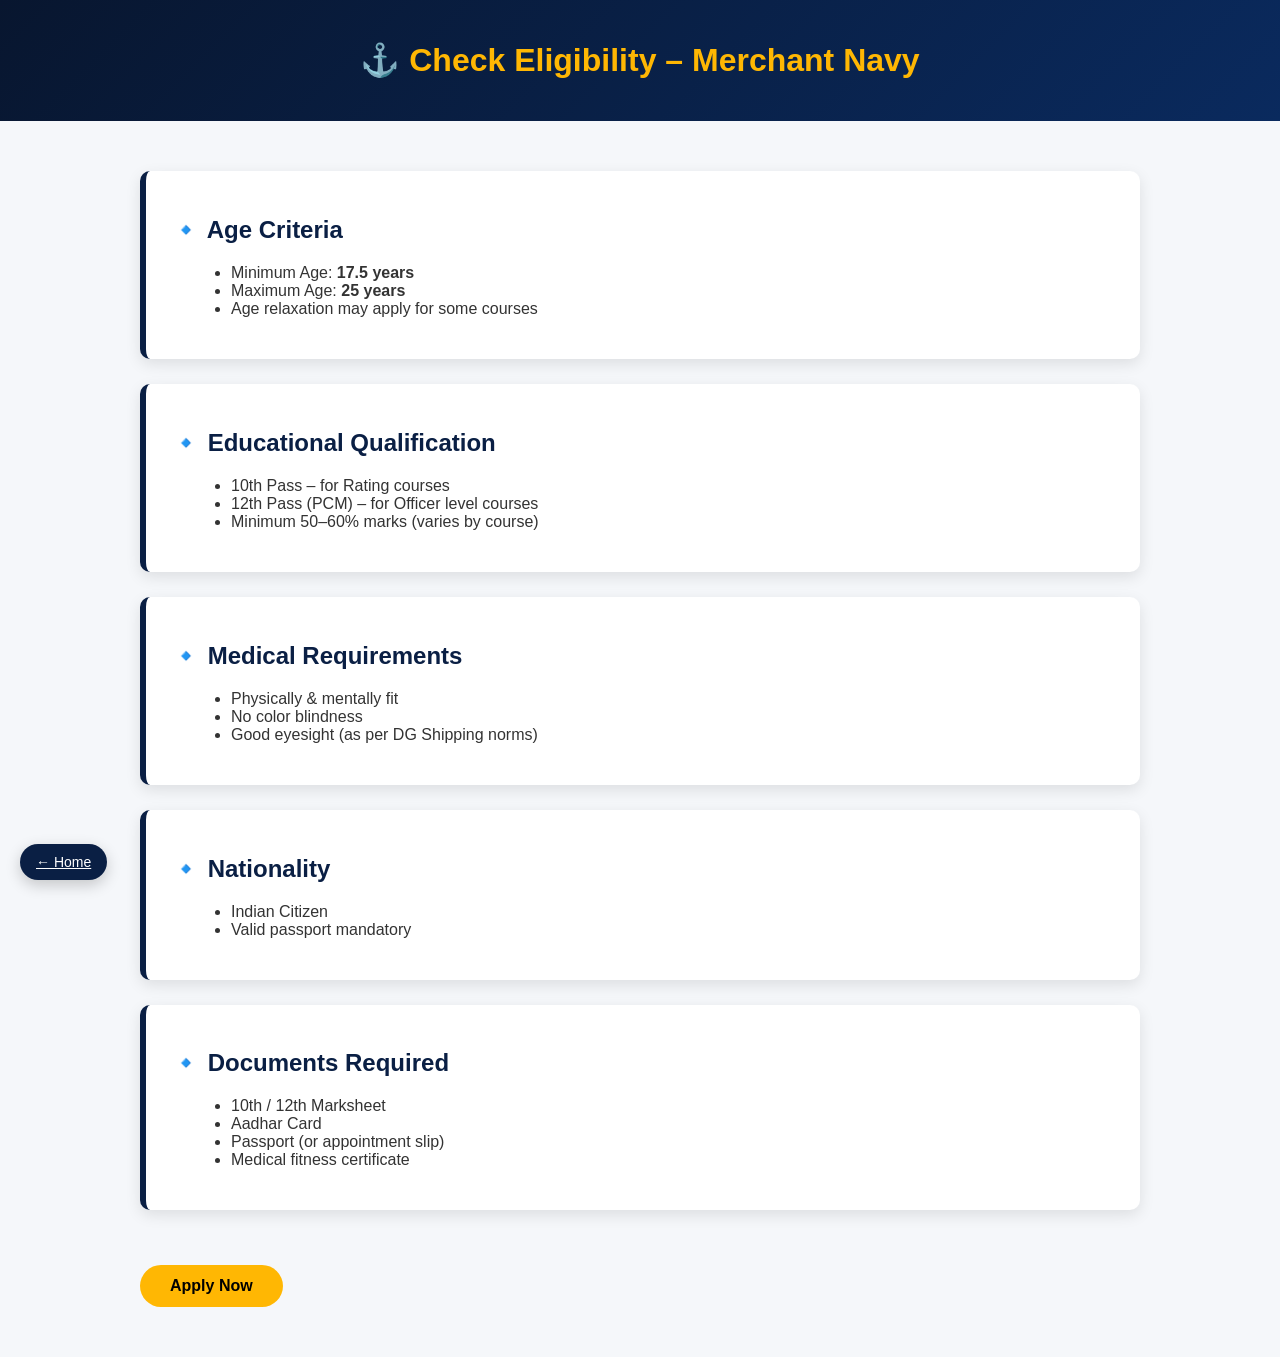
<file: eligibility.html>
<!DOCTYPE html>
<html lang="en">
<head>
<meta charset="UTF-8">
<meta name="viewport" content="width=device-width, initial-scale=1.0">
<title>Check Eligibility | Merchant Navy</title>

<style>
body {
  margin: 0;
  font-family: Poppins, sans-serif;
  background: #f5f7fa;
  color: #333;
}

header {
  background: linear-gradient(135deg, #08162f, #0a2a5e);
  padding: 20px;
  color: #ffb703;
  text-align: center;
}

section {
  padding: 50px 40px;
  max-width: 1000px;
  margin: auto;
}

h2 {
  color: #0a1f44;
  margin-bottom: 20px;
}

.eligibility-box {
  background: white;
  padding: 25px;
  margin-bottom: 25px;
  border-left: 6px solid #0a1f44;
  border-radius: 10px;
  box-shadow: 0 5px 15px rgba(0,0,0,0.1);
}

ul {
  margin-left: 20px;
}

.apply-btn {
  display: inline-block;
  margin-top: 30px;
  padding: 12px 30px;
  background: #ffb703;
  color: black;
  border-radius: 25px;
  font-weight: 600;
  text-decoration: none;
}
.floating-back {
  position: fixed;
  bottom: 20px;
  left: 20px;
  background: #0a1f44;
  color: white;
  padding: 10px 16px;
  border-radius: 50px;
  font-size: 14px;
  box-shadow: 0 5px 15px rgba(0,0,0,0.2);
}
</style>
</head>

<body>

<header>
  <h1>⚓ Check Eligibility – Merchant Navy</h1>
</header>

<section>

  <div class="eligibility-box">
    <h2>🔹 Age Criteria</h2>
    <ul>
      <li>Minimum Age: <b>17.5 years</b></li>
      <li>Maximum Age: <b>25 years</b></li>
      <li>Age relaxation may apply for some courses</li>
    </ul>
  </div>

  <div class="eligibility-box">
    <h2>🔹 Educational Qualification</h2>
    <ul>
      <li>10th Pass – for Rating courses</li>
      <li>12th Pass (PCM) – for Officer level courses</li>
      <li>Minimum 50–60% marks (varies by course)</li>
    </ul>
  </div>

  <div class="eligibility-box">
    <h2>🔹 Medical Requirements</h2>
    <ul>
      <li>Physically & mentally fit</li>
      <li>No color blindness</li>
      <li>Good eyesight (as per DG Shipping norms)</li>
    </ul>
  </div>

  <div class="eligibility-box">
    <h2>🔹 Nationality</h2>
    <ul>
      <li>Indian Citizen</li>
      <li>Valid passport mandatory</li>
    </ul>
  </div>

  <div class="eligibility-box">
    <h2>🔹 Documents Required</h2>
    <ul>
      <li>10th / 12th Marksheet</li>
      <li>Aadhar Card</li>
      <li>Passport (or appointment slip)</li>
      <li>Medical fitness certificate</li>
    </ul>
  </div>

<a href="contact.html" class="apply-btn">Apply Now</a>
<a href="index.html" class="floating-back">← Home</a>

</section>

</body>
</html>
</file>
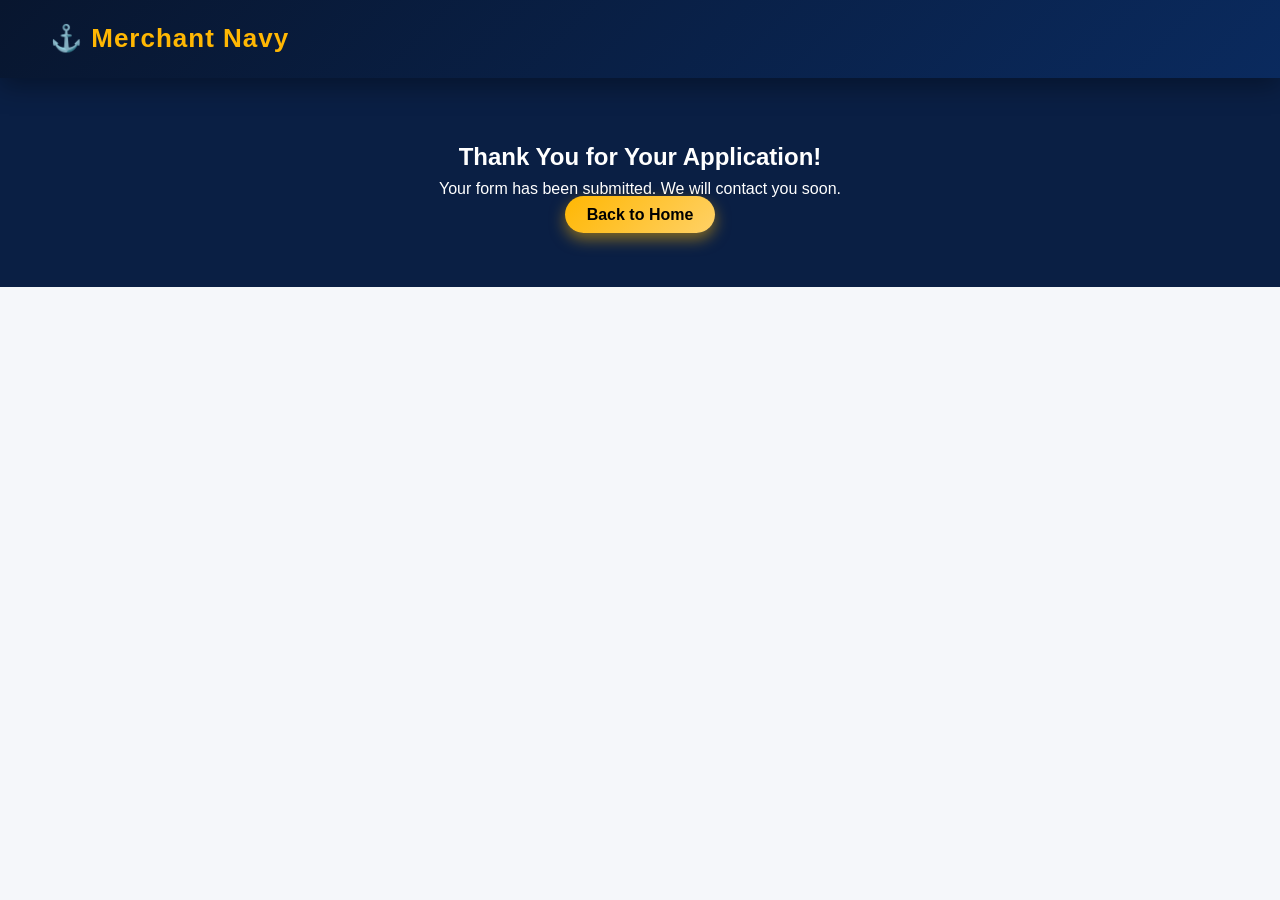
<file: thankyou.html>
<!DOCTYPE html>
<html lang="en">
<head>
  <meta charset="UTF-8">
  <meta name="viewport" content="width=device-width, initial-scale=1.0">
  <title>Thank You | Merchant Navy</title>
  <link rel="stylesheet" href="style.css">
</head>
<body>
  <header>
    <h1>⚓ Merchant Navy</h1>
  </header>

  <section class="cta">
    <h2>Thank You for Your Application!</h2>
    <p>Your form has been submitted. We will contact you soon.</p>
    <a href="index.html" class="apply-btn">Back to Home</a>
  </section>
</body>
</html>
</file>
<file: style.css>
/* ----------- GENERAL ----------- */
* {
  margin: 0;
  padding: 0;
  box-sizing: border-box;
  font-family: 'Poppins', sans-serif;
}

body {
  line-height: 1.6;
  background: #f5f7fa;
  color: #333;
}

a {
  text-decoration: none;
  color: inherit;
}

/* ----------- HEADER ----------- */
header {
  background: linear-gradient(135deg, #08162f, #0a2a5e);
  backdrop-filter: blur(10px);
  color: white;
  padding: 18px 50px;
  display: flex;
  justify-content: space-between;
  align-items: center;
  position: sticky;
  top: 0;
  z-index: 1000;
  box-shadow: 0 8px 25px rgba(0,0,0,0.35);
}
header h1 {
  font-size: 26px;
  font-weight: 700;
  letter-spacing: 1px;
  color: #ffb703;
}

nav a {
  margin-left: 20px;
  font-weight: 500;
}

.apply-btn {
  background: linear-gradient(135deg, #ffb703, #ffd166);
  padding: 10px 22px;
  border-radius: 25px;
  font-weight: 600;
  color: #000;
  box-shadow: 0 6px 15px rgba(255,183,3,0.5);
  transition: transform 0.3s ease, box-shadow 0.3s ease;
}

.apply-btn:hover {
  transform: translateY(-2px);
  box-shadow: 0 10px 25px rgba(255,183,3,0.7);
}

/* ----------- HERO ----------- */
.hero {
  height: 90vh;
  background: linear-gradient(rgba(0,0,0,0.6), rgba(0,0,0,0.6)),
  url('https://images.unsplash.com/photo-1500375592092-40eb2168fd21') center/cover;
  display: flex;
  justify-content: center;
  align-items: center;
  color: white;
  text-align: center;
}

.hero h2 {
  font-size: 40px;
  margin-bottom: 15px;
}

.hero p {
  margin-bottom: 20px;
}

.hero button {
  padding: 12px 26px;
  font-size: 16px;
  font-weight: 600;
  margin: 5px;
  border: none;
  border-radius: 5px;
  background: #ffb703;
  cursor: pointer;
}

/* ----------- SECTIONS ----------- */
section {
  padding: 60px 40px;
}

.section-title {
  text-align: center;
  margin-bottom: 40px;
  font-size: 28px;
  color: #0a1f44;
}

.center-text {
  text-align: center;
  max-width: 800px;
  margin: auto;
}

/* ----------- CARDS ----------- */
.cards {
  display: grid;
  grid-template-columns: repeat(auto-fit, minmax(220px, 1fr));
  gap: 20px;
}

.card {
  background: white;
  padding: 25px;
  border-radius: 10px;
  text-align: center;
  box-shadow: 0 5px 15px rgba(0,0,0,0.1);
}

.card button {
  margin-top: 10px;
  padding: 8px 14px;
  background: #0a1f44;
  color: white;
  border: none;
  border-radius: 5px;
}

/* ----------- TIMELINE ----------- */
.timeline {
  max-width: 800px;
  margin: auto;
}

.timeline div {
  background: white;
  padding: 15px;
  margin-bottom: 15px;
  border-left: 5px solid #0a1f44;
}

/* ----------- CTA ----------- */
.cta {
  background: #0a1f44;
  color: white;
  text-align: center;
}

.cta button {
  margin: 10px;
  padding: 10px 20px;
  background: #ffb703;
  border: none;
  border-radius: 5px;
}

/* ----------- FOOTER ----------- */
footer {
  background: #08162f;
  color: white;
  padding: 30px;
  text-align: center;
}

/* ----------- RESPONSIVE ----------- */
@media (max-width: 768px) {
  header {
    flex-direction: column;
  }

  nav {
    margin-top: 10px;
  }

  .hero h2 {
    font-size: 30px;
  }
  nav a {
  margin-left: 22px;
  font-weight: 500;
  position: relative;
  transition: color 0.3s ease;
}

nav a::after {
  content: "";
  position: absolute;
  left: 0;
  bottom: -6px;
  width: 0;
  height: 2px;
  background: #ffb703;
  transition: width 0.3s ease;
}

nav a:hover {
  color: #ffb703;
}

nav a:hover::after {
  width: 100%;
}
/* ----------- CONTACT  ----------- */
.contact- {
  max-width: 600px;
  margin: auto;
  background: white;
  padding: 30px;
  border-radius: 10px;
  box-shadow: 0 5px 15px rgba(0,0,0,0.1);
  display: flex;
  flex-direction: column;
  gap: 15px;
}

.contact- input,
.contact- textarea {
  padding: 12px;
  border-radius: 5px;
  border: 1px solid #ccc;
  font-size: 14px;
}

.contact- button {
  padding: 12px;
  background: #0a1f44;
  color: white;
  border: none;
  border-radius: 5px;
  font-size: 16px;
  cursor: pointer;
}
.floating-back {
  position: fixed;
  bottom: 20px;
  left: 20px;
  background: #0a1f44;
  color: white;
  padding: 10px 16px;
  border-radius: 50px;
  font-size: 14px;
  box-shadow: 0 5px 15px rgba(0,0,0,0.2);
}
.course-details {
  padding: 40px;
  max-width: 900px;
  margin: auto;
}

.course-details h2 {
  color: navy;
  margin-bottom: 10px;
}

.course-details p {
  font-size: 16px;
  margin: 6px 0;
}
footer {
  background: #06132b;
  padding: 30px 10px;
  text-align: center;
  color: white;
}

/* Social Icons Container */
.social-links {
  display: flex;
  justify-content: center;
  gap: 12px; /* spacing between icons */
  margin-top: 10px;
}

/* Social Icon Images */
.social-links img {
  width: 20px;     /* smaller size */
  height: 20px;
  filter: invert(1);
  transition: transform 0.3s ease;
}

/* Hover Effect */
.social-links img:hover {
  transform: scale(1.15);
}
}
</file>
